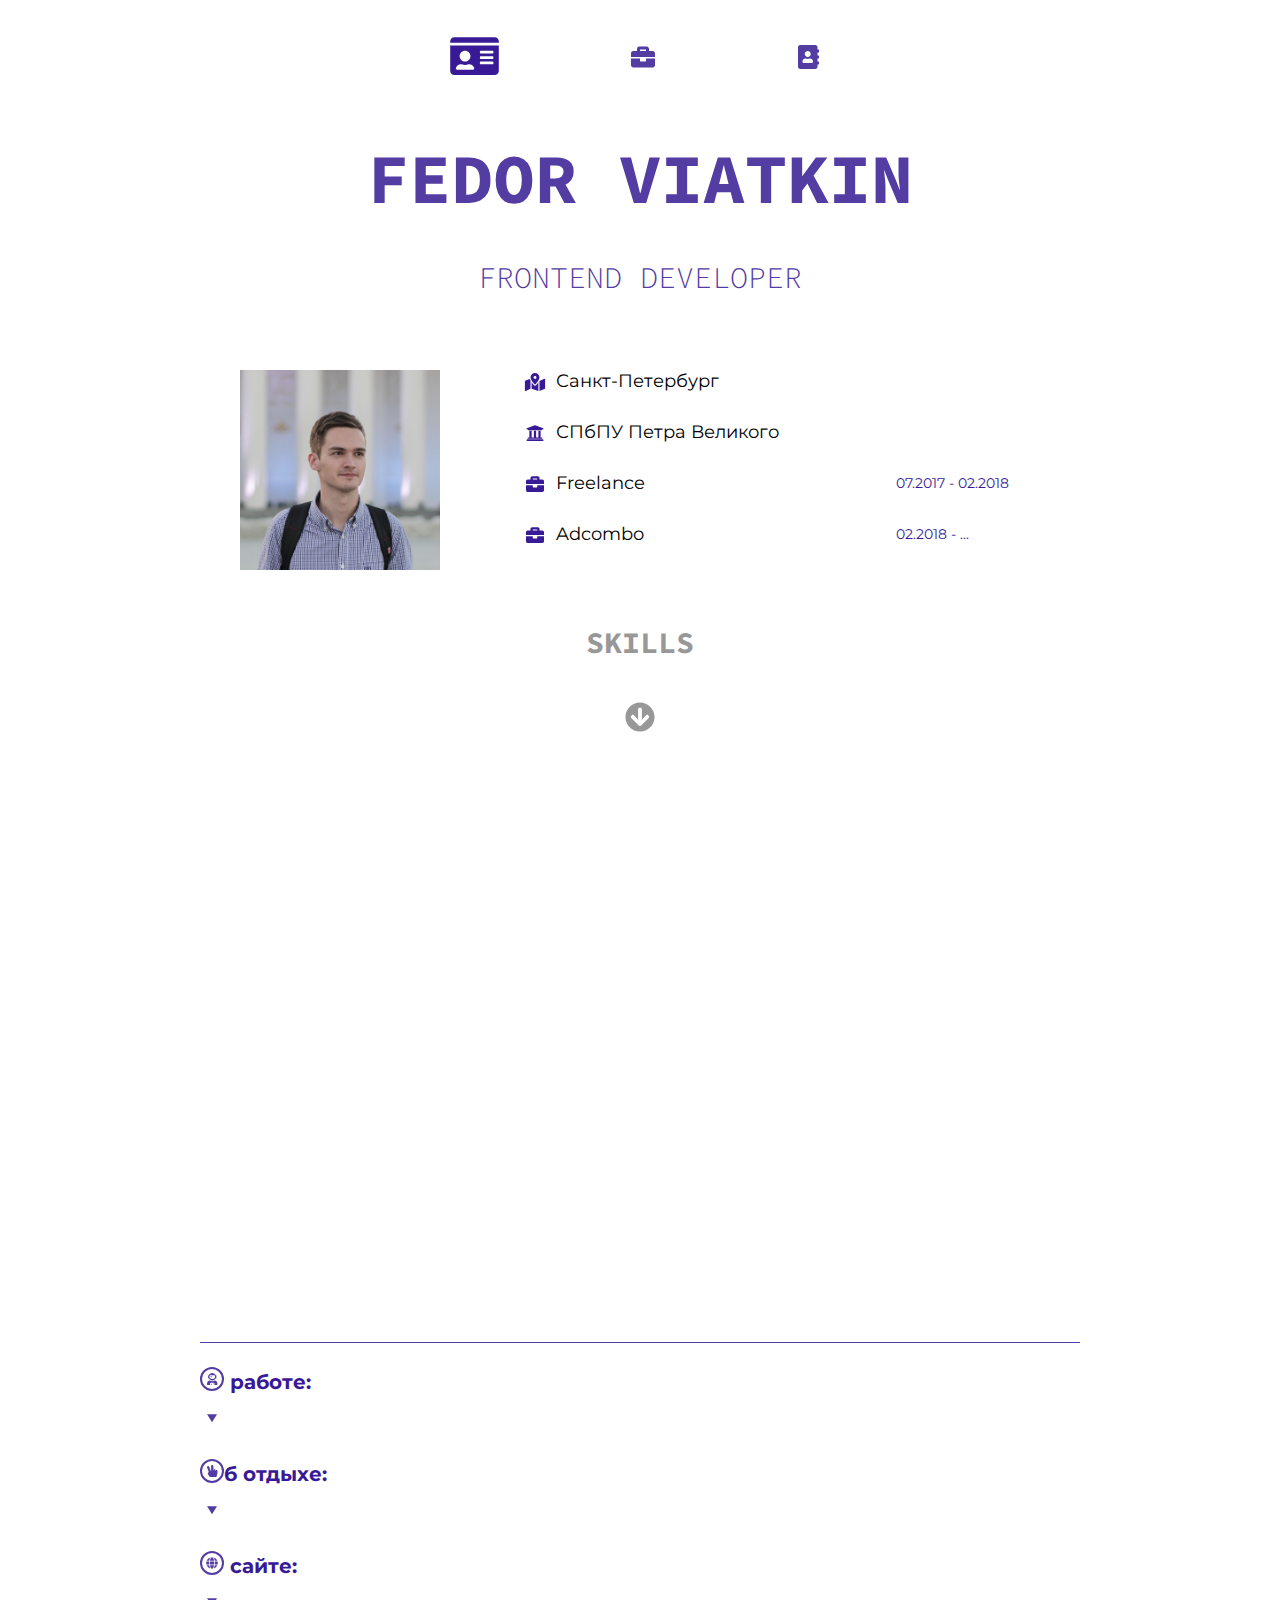
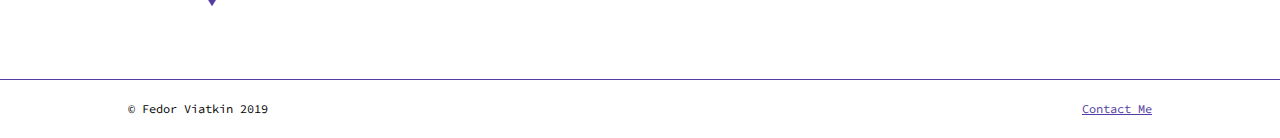
<file: index.html>
<!doctype html><html lang="ru"><head><meta charset="utf-8"/><link rel="shortcut icon" href="/favicon.ico"/><meta name="viewport" content="width=device-width,initial-scale=1,shrink-to-fit=no"/><meta name="theme-color" content="#000000"/><link rel="manifest" href="/manifest.json"/><title>FEDOR VIATKIN</title><link href="/static/css/main.4289d0f8.chunk.css" rel="stylesheet"></head><body><noscript>You need to enable JavaScript to run this app.</noscript><div id="root" class="loader"></div><script>!function(l){function e(e){for(var r,t,n=e[0],o=e[1],u=e[2],f=0,i=[];f<n.length;f++)t=n[f],p[t]&&i.push(p[t][0]),p[t]=0;for(r in o)Object.prototype.hasOwnProperty.call(o,r)&&(l[r]=o[r]);for(s&&s(e);i.length;)i.shift()();return c.push.apply(c,u||[]),a()}function a(){for(var e,r=0;r<c.length;r++){for(var t=c[r],n=!0,o=1;o<t.length;o++){var u=t[o];0!==p[u]&&(n=!1)}n&&(c.splice(r--,1),e=f(f.s=t[0]))}return e}var t={},p={1:0},c=[];function f(e){if(t[e])return t[e].exports;var r=t[e]={i:e,l:!1,exports:{}};return l[e].call(r.exports,r,r.exports,f),r.l=!0,r.exports}f.m=l,f.c=t,f.d=function(e,r,t){f.o(e,r)||Object.defineProperty(e,r,{enumerable:!0,get:t})},f.r=function(e){"undefined"!=typeof Symbol&&Symbol.toStringTag&&Object.defineProperty(e,Symbol.toStringTag,{value:"Module"}),Object.defineProperty(e,"__esModule",{value:!0})},f.t=function(r,e){if(1&e&&(r=f(r)),8&e)return r;if(4&e&&"object"==typeof r&&r&&r.__esModule)return r;var t=Object.create(null);if(f.r(t),Object.defineProperty(t,"default",{enumerable:!0,value:r}),2&e&&"string"!=typeof r)for(var n in r)f.d(t,n,function(e){return r[e]}.bind(null,n));return t},f.n=function(e){var r=e&&e.__esModule?function(){return e.default}:function(){return e};return f.d(r,"a",r),r},f.o=function(e,r){return Object.prototype.hasOwnProperty.call(e,r)},f.p="/";var r=window.webpackJsonp=window.webpackJsonp||[],n=r.push.bind(r);r.push=e,r=r.slice();for(var o=0;o<r.length;o++)e(r[o]);var s=n;a()}([])</script><script src="/static/js/2.3e369557.chunk.js"></script><script src="/static/js/main.ae8bc230.chunk.js"></script></body></html>
</file>
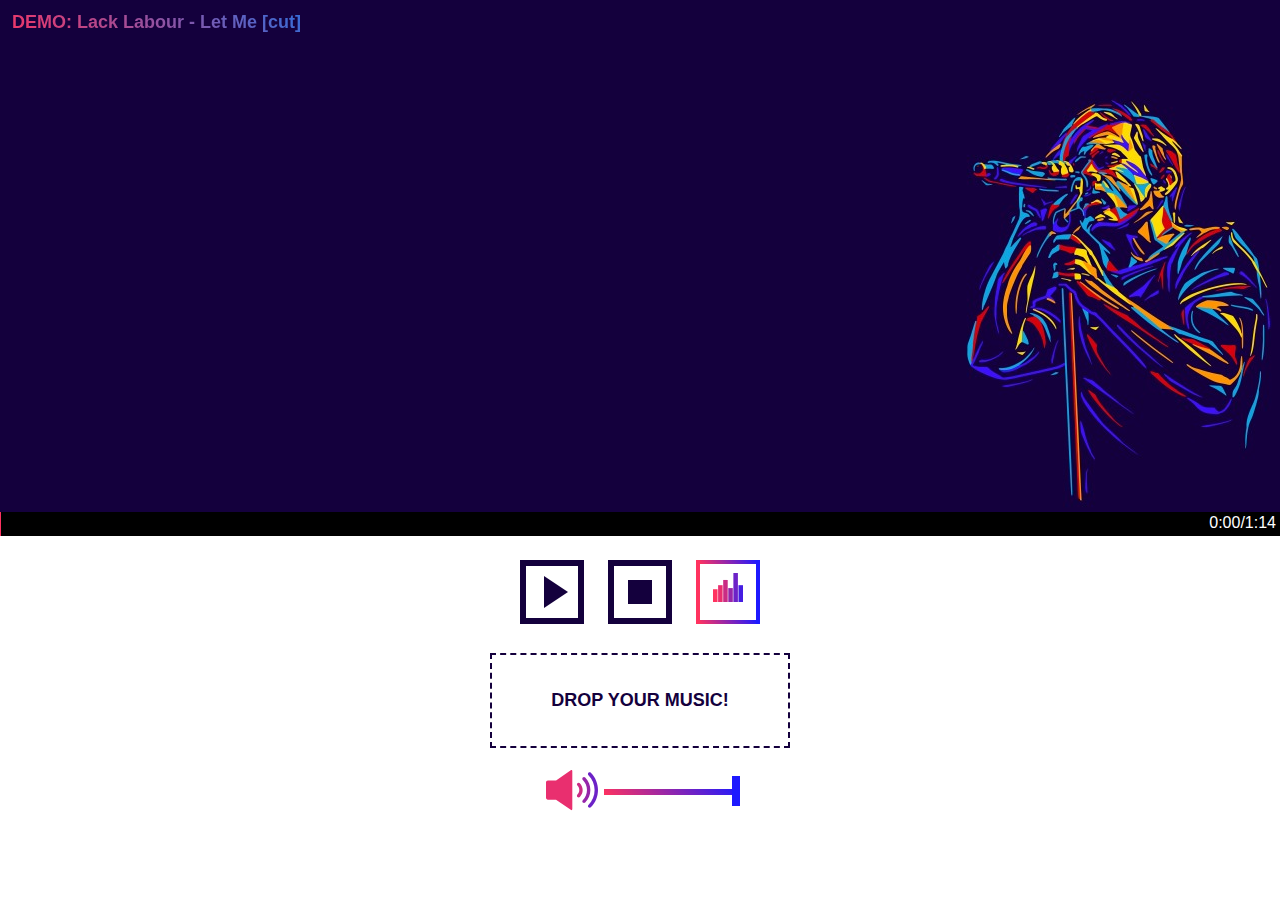
<file: muzik/index.html>
<!doctype html><html lang="en"><head><meta charset="utf-8"/><link rel="shortcut icon" href="./favicon.ico"/><meta name="viewport" content="width=device-width,initial-scale=1"/><meta name="theme-color" content="#000000"/><link rel="manifest" href="./manifest.json"/><title>Muzik Vizualizer | Texonth</title><link href="./static/css/main.1da13187.chunk.css" rel="stylesheet"></head><body><noscript>You need to enable JavaScript to run this app.</noscript><div id="root"></div><script>!function(l){function e(e){for(var r,t,n=e[0],o=e[1],u=e[2],f=0,i=[];f<n.length;f++)t=n[f],p[t]&&i.push(p[t][0]),p[t]=0;for(r in o)Object.prototype.hasOwnProperty.call(o,r)&&(l[r]=o[r]);for(s&&s(e);i.length;)i.shift()();return c.push.apply(c,u||[]),a()}function a(){for(var e,r=0;r<c.length;r++){for(var t=c[r],n=!0,o=1;o<t.length;o++){var u=t[o];0!==p[u]&&(n=!1)}n&&(c.splice(r--,1),e=f(f.s=t[0]))}return e}var t={},p={1:0},c=[];function f(e){if(t[e])return t[e].exports;var r=t[e]={i:e,l:!1,exports:{}};return l[e].call(r.exports,r,r.exports,f),r.l=!0,r.exports}f.m=l,f.c=t,f.d=function(e,r,t){f.o(e,r)||Object.defineProperty(e,r,{enumerable:!0,get:t})},f.r=function(e){"undefined"!=typeof Symbol&&Symbol.toStringTag&&Object.defineProperty(e,Symbol.toStringTag,{value:"Module"}),Object.defineProperty(e,"__esModule",{value:!0})},f.t=function(r,e){if(1&e&&(r=f(r)),8&e)return r;if(4&e&&"object"==typeof r&&r&&r.__esModule)return r;var t=Object.create(null);if(f.r(t),Object.defineProperty(t,"default",{enumerable:!0,value:r}),2&e&&"string"!=typeof r)for(var n in r)f.d(t,n,function(e){return r[e]}.bind(null,n));return t},f.n=function(e){var r=e&&e.__esModule?function(){return e.default}:function(){return e};return f.d(r,"a",r),r},f.o=function(e,r){return Object.prototype.hasOwnProperty.call(e,r)},f.p="./";var r=window.webpackJsonp=window.webpackJsonp||[],n=r.push.bind(r);r.push=e,r=r.slice();for(var o=0;o<r.length;o++)e(r[o]);var s=n;a()}([])</script><script src="./static/js/2.f20bed9b.chunk.js"></script><script src="./static/js/main.7996a35d.chunk.js"></script></body></html>
</file>
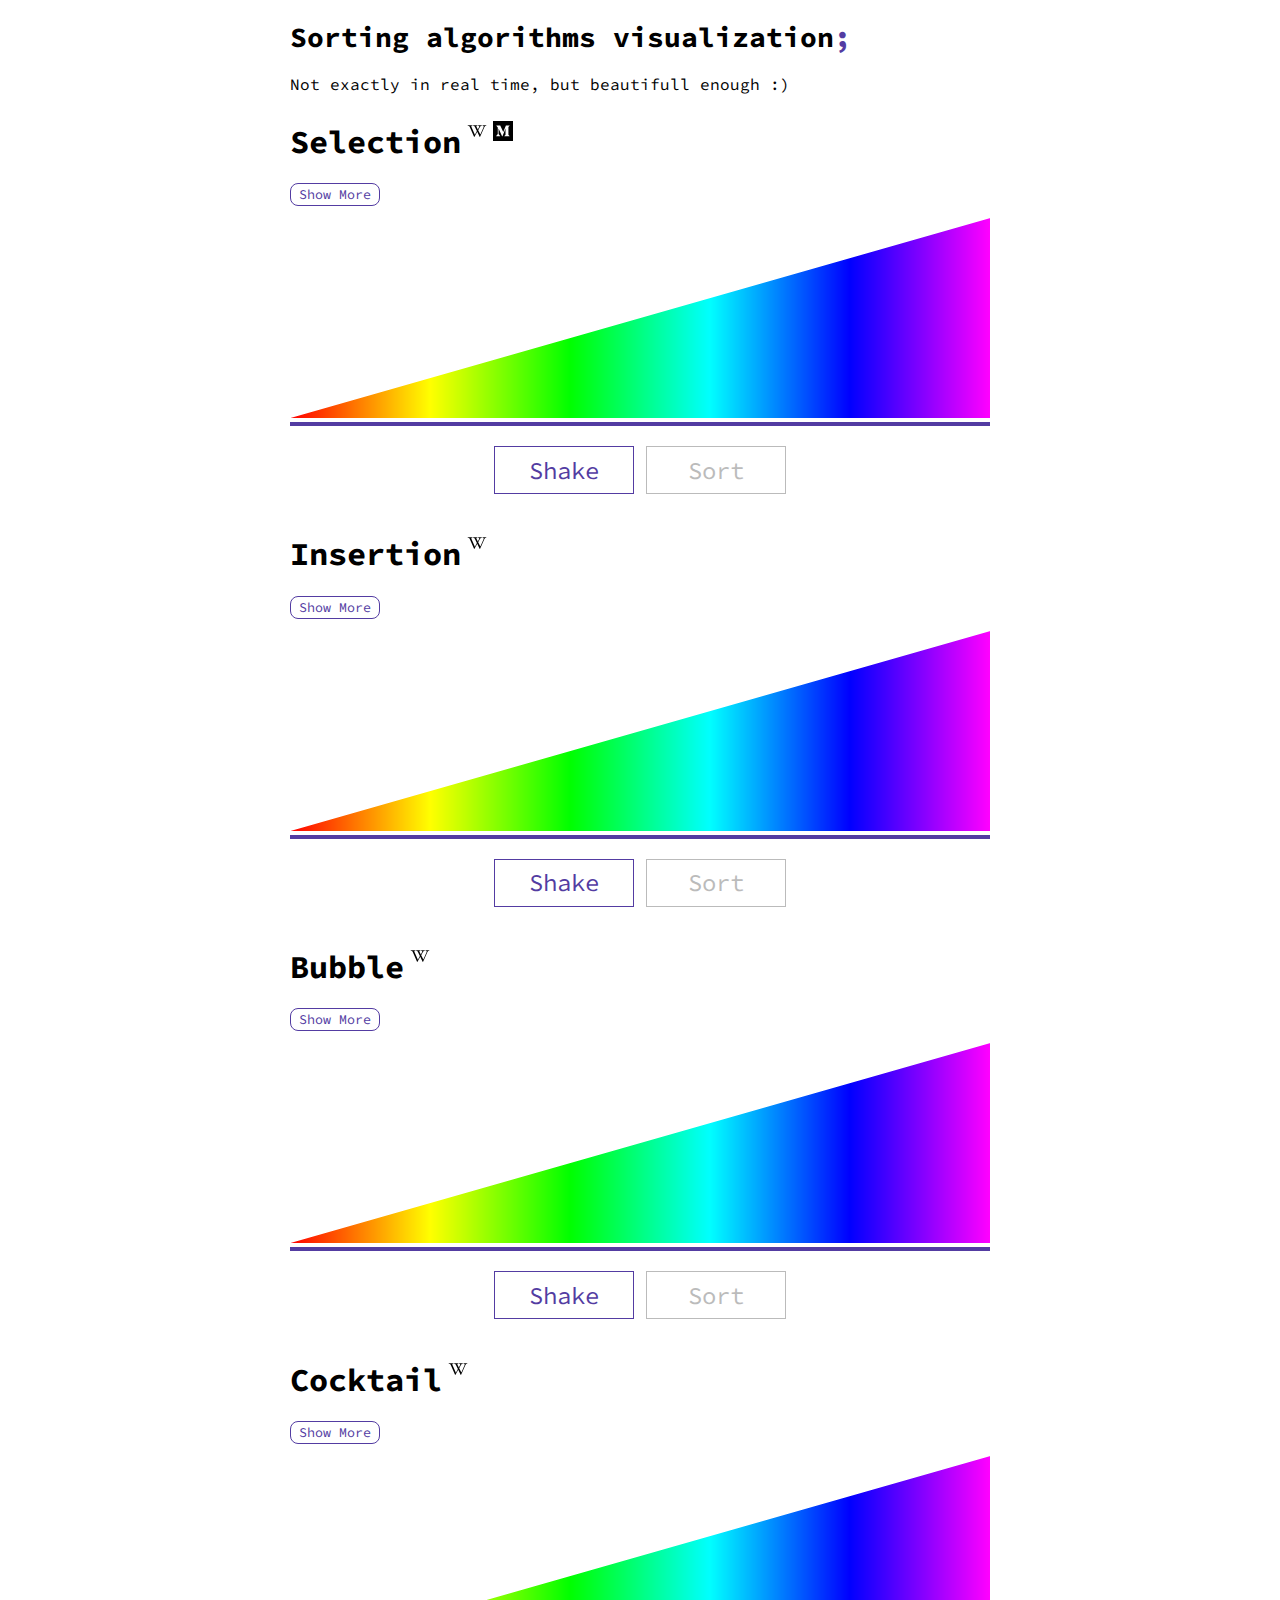
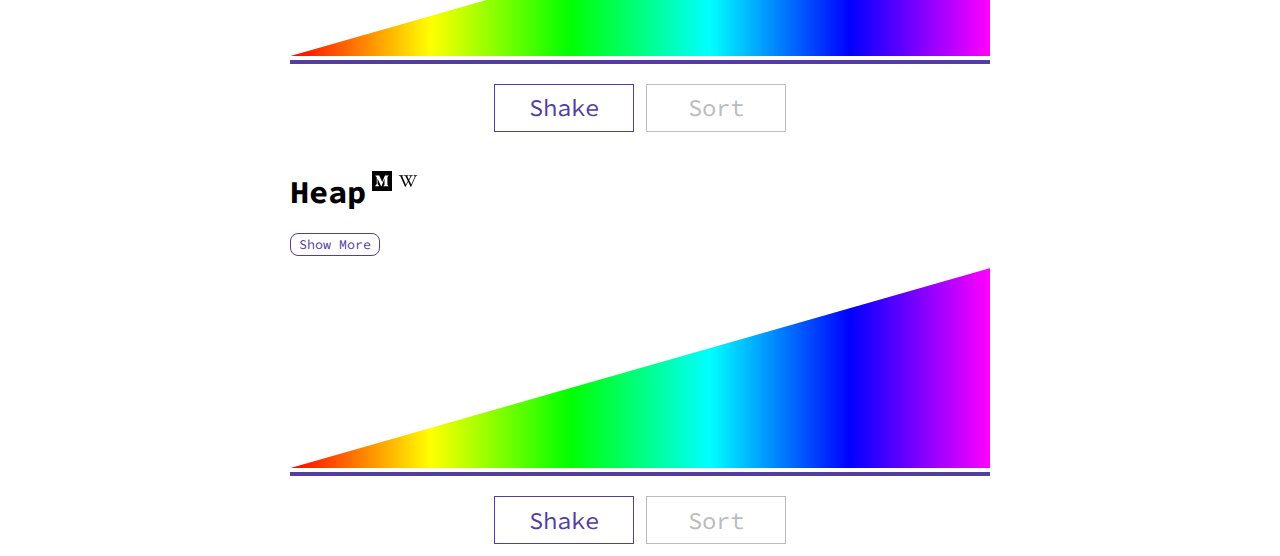
<file: sortz/index.html>
<!doctype html><html lang="en"><head><meta charset="utf-8"/><link rel="shortcut icon" href="./favicon.ico"/><meta name="viewport" content="width=device-width,initial-scale=1,shrink-to-fit=no"/><meta name="theme-color" content="#000000"/><link rel="manifest" href="./manifest.json"/><title>Sortz Vizualizer | Texonth</title><link href="./static/css/2.ea232438.chunk.css" rel="stylesheet"><link href="./static/css/main.f2d5e04e.chunk.css" rel="stylesheet"></head><body><noscript>You need to enable JavaScript to run this app.</noscript><div id="root"></div><script>!function(l){function e(e){for(var r,t,n=e[0],o=e[1],u=e[2],f=0,i=[];f<n.length;f++)t=n[f],p[t]&&i.push(p[t][0]),p[t]=0;for(r in o)Object.prototype.hasOwnProperty.call(o,r)&&(l[r]=o[r]);for(s&&s(e);i.length;)i.shift()();return c.push.apply(c,u||[]),a()}function a(){for(var e,r=0;r<c.length;r++){for(var t=c[r],n=!0,o=1;o<t.length;o++){var u=t[o];0!==p[u]&&(n=!1)}n&&(c.splice(r--,1),e=f(f.s=t[0]))}return e}var t={},p={1:0},c=[];function f(e){if(t[e])return t[e].exports;var r=t[e]={i:e,l:!1,exports:{}};return l[e].call(r.exports,r,r.exports,f),r.l=!0,r.exports}f.m=l,f.c=t,f.d=function(e,r,t){f.o(e,r)||Object.defineProperty(e,r,{enumerable:!0,get:t})},f.r=function(e){"undefined"!=typeof Symbol&&Symbol.toStringTag&&Object.defineProperty(e,Symbol.toStringTag,{value:"Module"}),Object.defineProperty(e,"__esModule",{value:!0})},f.t=function(r,e){if(1&e&&(r=f(r)),8&e)return r;if(4&e&&"object"==typeof r&&r&&r.__esModule)return r;var t=Object.create(null);if(f.r(t),Object.defineProperty(t,"default",{enumerable:!0,value:r}),2&e&&"string"!=typeof r)for(var n in r)f.d(t,n,function(e){return r[e]}.bind(null,n));return t},f.n=function(e){var r=e&&e.__esModule?function(){return e.default}:function(){return e};return f.d(r,"a",r),r},f.o=function(e,r){return Object.prototype.hasOwnProperty.call(e,r)},f.p="./";var r=window.webpackJsonp=window.webpackJsonp||[],n=r.push.bind(r);r.push=e,r=r.slice();for(var o=0;o<r.length;o++)e(r[o]);var s=n;a()}([])</script><script src="./static/js/2.55cc689f.chunk.js"></script><script src="./static/js/main.27b1dc6e.chunk.js"></script></body></html>
</file>
<file: static/css/main.4289d0f8.chunk.css>
@import url(https://fonts.googleapis.com/css?family=Montserrat|Source+Code+Pro:300,400,700);*{box-sizing:border-box}body{padding:0;font-family:Source Code Pro,monospace;-webkit-font-smoothing:antialiased;-moz-osx-font-smoothing:grayscale;line-height:1.5}.loader:empty{position:absolute;top:calc(50% - 4em);left:calc(50% - 4em);width:6em;height:6em;border:1.1em solid rgba(0,0,0,.2);border-left-color:#000;border-radius:50%;-webkit-animation:load8 1.1s linear infinite;animation:load8 1.1s linear infinite}@-webkit-keyframes load8{0%{-webkit-transform:rotate(0deg);transform:rotate(0deg)}to{-webkit-transform:rotate(1turn);transform:rotate(1turn)}}@keyframes load8{0%{-webkit-transform:rotate(0deg);transform:rotate(0deg)}to{-webkit-transform:rotate(1turn);transform:rotate(1turn)}}


/*! normalize.css v8.0.1 | MIT License | github.com/necolas/normalize.css */html{line-height:1.15;-webkit-text-size-adjust:100%}body{margin:0}main{display:block}h1{font-size:2em;margin:.67em 0}hr{box-sizing:initial;height:0;overflow:visible}pre{font-family:monospace,monospace;font-size:1em}a{background-color:initial}abbr[title]{border-bottom:none;text-decoration:underline;-webkit-text-decoration:underline dotted;text-decoration:underline dotted}b,strong{font-weight:bolder}code,kbd,samp{font-family:monospace,monospace;font-size:1em}small{font-size:80%}sub,sup{font-size:75%;line-height:0;position:relative;vertical-align:initial}sub{bottom:-.25em}sup{top:-.5em}img{border-style:none}button,input,optgroup,select,textarea{font-family:inherit;font-size:100%;line-height:1.15;margin:0}button,input{overflow:visible}button,select{text-transform:none}[type=button],[type=reset],[type=submit],button{-webkit-appearance:button}[type=button]::-moz-focus-inner,[type=reset]::-moz-focus-inner,[type=submit]::-moz-focus-inner,button::-moz-focus-inner{border-style:none;padding:0}[type=button]:-moz-focusring,[type=reset]:-moz-focusring,[type=submit]:-moz-focusring,button:-moz-focusring{outline:1px dotted ButtonText}fieldset{padding:.35em .75em .625em}legend{box-sizing:border-box;color:inherit;display:table;max-width:100%;padding:0;white-space:normal}progress{vertical-align:initial}textarea{overflow:auto}[type=checkbox],[type=radio]{box-sizing:border-box;padding:0}[type=number]::-webkit-inner-spin-button,[type=number]::-webkit-outer-spin-button{height:auto}[type=search]{-webkit-appearance:textfield;outline-offset:-2px}[type=search]::-webkit-search-decoration{-webkit-appearance:none}::-webkit-file-upload-button{-webkit-appearance:button;font:inherit}details{display:block}summary{display:list-item}[hidden],template{display:none}.nav-link{text-decoration:none;display:block;text-align:center;color:#533ca2;font-size:24px;position:relative;-webkit-transition:color .4s,-webkit-transform .4s;transition:color .4s,-webkit-transform .4s;transition:transform .4s,color .4s;transition:transform .4s,color .4s,-webkit-transform .4s}.nav-link:hover{-webkit-transform:scale(1.6);transform:scale(1.6);color:#381a96}.nav-link.active{-webkit-transform:scale(1.8);transform:scale(1.8);color:#381a96}.nav{display:flex;padding:40px 0;list-style-type:none;width:100%;max-width:500px;margin:auto;justify-content:space-around}.about-photo{position:relative;width:200px;height:200px;overflow:hidden;flex-shrink:0}.about-photo img{position:absolute;left:50%;-webkit-transform:translateX(-50%);transform:translateX(-50%);height:100%}.about-container{max-width:900px;padding:0 10px;margin:0 auto}.about-description{display:flex;align-items:center;justify-content:space-around;width:100%;margin-bottom:30px}@media (max-width:768px){.about-description{flex-direction:column}}.about-list{width:100%;list-style-type:none;flex-grow:1;padding:0;font-family:Montserrat,monospace;font-size:18px;max-width:520px}@media (max-width:768px){.about-list{font-size:14px}}.about-list li{margin:0 0 24px;display:flex;align-items:center}.about-list-icon{display:inline-block;color:#381a96;width:30px!important;margin-right:6px}@media (max-width:768px){.about-list-icon{width:16px}}.about-date{width:144px;margin:0 0 0 auto;color:#381a96;font-size:14px}@media (max-width:768px){.about-date{font-size:10px;width:100px}}.brain{position:relative;height:662px;width:600px;background-size:contain;background-repeat:no-repeat;margin:auto}.brain.animated .brain-svg{-webkit-animation:dash 6s forwards;animation:dash 6s forwards}.brain.animated .brain-icon{opacity:1}.brain.animated .brain-placeholder{opacity:0;-webkit-transform:scaleX(.01) translateY(90px);transform:scaleX(.01) translateY(90px)}@media (max-width:620px){.brain{width:300px;height:331px}}.brain-placeholder{position:absolute;top:0;width:100%;opacity:.4;-webkit-transition:opacity .5s,-webkit-transform .5s;transition:opacity .5s,-webkit-transform .5s;transition:opacity .5s,transform .5s;transition:opacity .5s,transform .5s,-webkit-transform .5s;font-size:30px;font-weight:700;text-align:center}.brain-svg{stroke-dasharray:2000;stroke-dashoffset:2000}@-webkit-keyframes dash{to{stroke-dashoffset:0}}@keyframes dash{to{stroke-dashoffset:0}}.brain-icon{position:absolute;background-repeat:no-repeat;background-position:50%;opacity:0;-webkit-transition:opacity 1s;transition:opacity 1s}.brain-icon--react{height:10.27%;width:13%;left:8%;top:30%}.brain-icon--vue{height:8.46%;width:10.67%;left:57%;top:8%}.brain-icon--sass{height:8.76%;width:13%;left:53%;top:26%;-webkit-transform:rotate(11deg);transform:rotate(11deg)}.brain-icon--git{height:11.48%;width:12.67%;left:66.33%;top:57.7%}.brain-icon--redux{height:11.78%;width:13%;left:29%;top:6%}.brain-icon--webpack{height:10.88%;width:10.67%;left:65%;top:77%}.brain-icon--nodejs{height:9.06%;width:9.33%;left:9%;top:61%}.brain-icon--mongodb{height:11.18%;width:5.33%;left:39%;top:83%}.brain-icon--svg{width:9.67%;height:10%;left:72%;top:35%}.brain-icon--html{height:11.33%;width:12.5%;left:34%;top:38%}.brain-icon--css{height:11.33%;width:12.5%;left:35%;top:60.73%}.brain-icon--js{height:7.85%;width:8.67%;left:53%;top:47%}@-webkit-keyframes rotate{0%{-webkit-transform:rotate(0deg);transform:rotate(0deg)}to{-webkit-transform:rotate(1turn);transform:rotate(1turn)}}@keyframes rotate{0%{-webkit-transform:rotate(0deg);transform:rotate(0deg)}to{-webkit-transform:rotate(1turn);transform:rotate(1turn)}}@-webkit-keyframes blink{0%{opacity:1}10%{opacity:.3}20%{opacity:1}}@keyframes blink{0%{opacity:1}10%{opacity:.3}20%{opacity:1}}.slidedown-button{position:relative;margin:0;background-color:#fff;border:none;border-radius:50%;cursor:pointer;height:24px;width:24px;font-size:20px;-webkit-transition:background-color .5s,-webkit-transform .5s;transition:background-color .5s,-webkit-transform .5s;transition:transform .5s,background-color .5s;transition:transform .5s,background-color .5s,-webkit-transform .5s}.slidedown-button:before{content:"";position:absolute;top:50%;left:50%;-webkit-transform:translate(-50%,-33%);transform:translate(-50%,-33%);width:0;height:0;border-left:5px solid transparent;border-right:5px solid transparent;border-top:8px solid #533ca2}.slidedown.opened .slidedown-button{-webkit-transform:rotate(180deg);transform:rotate(180deg);border-radius:50%}.slidedown.opened .slidedown-button:before{border-top-color:#533ca2}.slidedown-content{overflow-y:hidden;-webkit-transition:max-height .5s;transition:max-height .5s}.wi{margin-top:60px;border-top:1px solid #533ca2;font-family:Montserrat,monospace}.wi-subtitle{font-weight:700;color:#381a96;font-size:20px;display:flex;margin-bottom:8px;margin-top:24px}.wi-subtitle-icon{display:flex;align-items:center;justify-content:center;color:#533ca2;border:2px solid #533ca2;font-size:12px;border-radius:50%;width:24px;height:24px}.wi-text{font-size:16px}@media (max-width:760px){.wi-text{font-size:14px}}.tag{display:inline-block;font-size:14px;border:1px solid #fff;padding:2px 8px 3px;color:#fff;text-decoration:none;-webkit-transition-property:color,border-color;transition-property:color,border-color;-webkit-transition-duration:.2s;transition-duration:.2s;margin:2px 3px}.tag-dark{border-color:#533ca2;color:#533ca2}.tag:not(.active):hover{border-color:#a584df;color:#a584df}.tag.active{color:#533ca2;background-color:#fff}.tag-dark.active{color:#fff;background-color:#533ca2}.theme-button{display:block;position:relative;cursor:pointer;border:none;background:#533ca2;background:-webkit-linear-gradient(left,#533ca2,#3c3ca2);background:-webkit-gradient(linear,left top,right top,from(#533ca2),to(#3c3ca2));background:linear-gradient(90deg,#533ca2 0,#3c3ca2);font-size:16px;text-transform:uppercase;line-height:1;padding:12px 22px;font-family:inherit}.theme-button span{position:relative;display:block;color:#fff;z-index:5}.theme-button span:after,.theme-button span:before{display:block;content:attr(data-glitch);position:absolute;top:0;left:0;height:100%;width:100%;opacity:.8;font-weight:300}.theme-button span:after{color:#f0f;z-index:-2}.theme-button span:before{color:#0ff;z-index:-1}.theme-button:hover span:before{animation:glitch .4s cubic-bezier(.25,.46,.45,.94) infinite reverse}.theme-button:hover span:after{-webkit-animation:glitch .4s cubic-bezier(.25,.46,.45,.94) infinite;animation:glitch .4s cubic-bezier(.25,.46,.45,.94) infinite}@-webkit-keyframes glitch{0%{-webkit-transform:translate(0);transform:translate(0)}20%{-webkit-transform:translate(-2px,2px);transform:translate(-2px,2px)}40%{-webkit-transform:translate(-2px,-2px);transform:translate(-2px,-2px)}60%{-webkit-transform:translate(2px,2px);transform:translate(2px,2px)}80%{-webkit-transform:translate(2px,-2px);transform:translate(2px,-2px)}to{-webkit-transform:translate(0);transform:translate(0)}}@keyframes glitch{0%{-webkit-transform:translate(0);transform:translate(0)}20%{-webkit-transform:translate(-2px,2px);transform:translate(-2px,2px)}40%{-webkit-transform:translate(-2px,-2px);transform:translate(-2px,-2px)}60%{-webkit-transform:translate(2px,2px);transform:translate(2px,2px)}80%{-webkit-transform:translate(2px,-2px);transform:translate(2px,-2px)}to{-webkit-transform:translate(0);transform:translate(0)}}.project-preview{position:relative;width:100%;padding:80px 5%;display:flex;background:#100642;color:#fff;overflow:hidden}@media (max-width:1024px){.project-preview{padding:50px 40px}}.project-preview-name{text-transform:uppercase;font-size:50px;line-height:1;margin:0 0 40px}@media (max-width:1024px){.project-preview-name{font-size:36px}}@media (max-width:656px){.project-preview-name{font-size:30px;margin-bottom:24px}}.project-preview-description{margin-bottom:60px}@media (max-width:1024px){.project-preview-description{font-size:14px;margin-bottom:40px}}.project-preview-content{position:relative;z-index:5;min-width:50%;width:50%}@media (max-width:656px){.project-preview-content{width:100%}}.project-preview-tags{margin-bottom:40px}.project-preview-image{position:absolute;top:0;right:5%;width:40%;height:100%;display:flex;align-items:flex-end}.project-preview-image img{max-width:100%;max-height:100%}@media (max-width:656px){.project-preview-image{height:auto;width:100%;left:0;top:0;opacity:.2}}.project-preview.inverted{background:#fff;color:#533ca2;justify-content:flex-end}.project-preview.inverted .project-preview-image{left:5%;right:auto}.project-preview.inverted .project-preview-description{color:#3c424f}.projects-wrapper{width:100%;max-width:1920px;margin:auto;padding:16px 0}.contacts{display:flex;width:100%;max-width:500px;justify-content:space-around;align-items:center;flex-wrap:wrap;margin:80px auto}.contacts-link{display:block;position:relative;color:#533ca2;text-decoration:none;padding-bottom:44px;font-size:60px}@media (max-width:760px){.contacts-link{width:50%;margin-bottom:40px;font-size:48px}.contacts-link .contacts-title{-webkit-transform:translate(-50%) perspective(1px) scale(1);transform:translate(-50%) perspective(1px) scale(1);opacity:1;width:90%;font-size:16px;text-align:center}}.contacts-link:hover{color:#381a96}.contacts-link:hover .contacts-title{-webkit-transform:translate(-50%) perspective(1px) scale(1);transform:translate(-50%) perspective(1px) scale(1);opacity:1}.contacts-title{position:absolute;font-size:20px;bottom:0;left:50%;background:#533ca2;padding:4px 12px;color:#fff;-webkit-transform:translate(-50%,-30px) perspective(1px) scale(.5);transform:translate(-50%,-30px) perspective(1px) scale(.5);opacity:0;-webkit-transition:opacity .3s,-webkit-transform .2s;transition:opacity .3s,-webkit-transform .2s;transition:transform .2s,opacity .3s;transition:transform .2s,opacity .3s,-webkit-transform .2s;border-radius:4px}.contacts-title:before{content:"";position:absolute;width:0;height:0;border-left:5px solid transparent;border-right:5px solid transparent;border-bottom:5px solid #533ca2;left:50%;-webkit-transform:translateX(-50%);transform:translateX(-50%);top:-5px}.contacts-icon{display:block;margin:0 auto;height:60px;width:60px}.footer{margin-top:60px;width:100%;border-top:1px solid #533ca2;padding:20px 10%;display:flex;justify-content:space-between;font-size:12px;bottom:0}.footer a{color:#533ca2}.page-title{font-size:70px;font-weight:700;margin-top:10px;margin-bottom:24px}.page-subtitle,.page-title{text-align:center;color:#533ca2;text-transform:uppercase}.page-subtitle{font-size:30px;font-weight:300;margin-top:0;margin-bottom:50px}.page-description{font-size:14px;text-align:center;color:#3c424f;font-weight:300}.page-tags{display:flex;max-width:700px;width:90%;margin:40px auto 20px;justify-content:center;flex-wrap:wrap}@media (max-width:500px){.page-title{font-size:40px}.page-subtitle{font-size:20px}}.accent-color{color:#533ca2}.main{min-height:100vh}
/*# sourceMappingURL=main.4289d0f8.chunk.css.map */
</file>
<file: muzik/static/css/main.1da13187.chunk.css>
*{box-sizing:border-box}body{margin:0;padding:0;font-family:-apple-system,BlinkMacSystemFont,Segoe UI,Roboto,Oxygen,Ubuntu,Cantarell,Fira Sans,Droid Sans,Helvetica Neue,sans-serif;-webkit-font-smoothing:antialiased;-moz-osx-font-smoothing:grayscale}code{font-family:source-code-pro,Menlo,Monaco,Consolas,Courier New,monospace}.timeline{position:relative;width:100%;height:24px;background:#ff325f;background:-webkit-linear-gradient(45deg,#ff325f,#1d19ff);background:linear-gradient(45deg,#ff325f,#1d19ff);overflow:hidden}.timeline-inner{background-color:#000;left:1px}.timeline-inner,.timeline-over{position:absolute;height:100%;width:100%;top:0}.timeline-over{left:0;z-index:100}.timeline-time{position:absolute;margin:0;height:24px;line-height:22px;right:4px;color:#fff}.dropzone{width:300px;align-items:center;justify-content:center;font-size:18px;font-weight:700;text-transform:uppercase;color:#14003d;border:2px dashed #14003d}.dropzone,.mz-volume{height:100%;display:flex;margin:auto}.mz-volume{width:200px}.mz-volume-button{background:none;border:none;height:64px;width:64px;cursor:pointer}.mz-volume-icon-svg #mz-v-i_mute,.mz-volume-icon-svg.low #mz-v-i_max,.mz-volume-icon-svg.low #mz-v-i_mid,.mz-volume-icon-svg.mid #mz-v-i_max,.mz-volume-icon-svg.muted #mz-v-i_low,.mz-volume-icon-svg.muted #mz-v-i_max,.mz-volume-icon-svg.muted #mz-v-i_mid,.mz-volume-icon-svg.zero #mz-v-i_low,.mz-volume-icon-svg.zero #mz-v-i_max,.mz-volume-icon-svg.zero #mz-v-i_mid{visibility:hidden}.mz-volume-icon-svg.muted #mz-v-i_mute{visibility:visible}.mz-volume-input{margin:0;-webkit-appearance:none;width:136px;height:64px}.mz-volume-input:focus{outline:none}.mz-volume-input::-webkit-slider-runnable-track{width:136px;height:6px;cursor:pointer;animate:.2s;background:-webkit-linear-gradient(45deg,#ff325f,#1d19ff);background:linear-gradient(45deg,#ff325f,#1d19ff)}.mz-volume-input::-webkit-slider-thumb{height:30px;width:8px;background:#1d19ff;cursor:pointer;border:none;border-radius:0;-webkit-appearance:none;margin-top:-13px}.mz-volume-input:focus::-webkit-slider-runnable-track{background:-webkit-linear-gradient(45deg,#ff325f,#1d19ff);background:linear-gradient(45deg,#ff325f,#1d19ff)}.mz-volume-input::-moz-range-track{width:136px;height:6px;cursor:pointer;animate:.2s;background:-webkit-linear-gradient(45deg,#ff325f,#1d19ff);background:linear-gradient(45deg,#ff325f,#1d19ff)}.mz-volume-input::-moz-range-thumb{height:30px;width:8px;background:#1d19ff;cursor:pointer;border:none;border-radius:0}.mz-volume-input::-ms-track{width:136px;height:6px;cursor:pointer;animate:.2s;background:transparent;border-color:transparent;border-width:8px 0;color:transparent}.mz-volume-input::-ms-fill-lower,.mz-volume-input::-ms-fill-upper{background:-webkit-linear-gradient(45deg,#ff325f,#1d19ff);background:linear-gradient(45deg,#ff325f,#1d19ff)}.mz-volume-input::-ms-thumb{height:30px;width:8px;background:#1d19ff;cursor:pointer;border:none;border-radius:0}.mz-volume-input:focus::-ms-fill-lower,.mz-volume-input:focus::-ms-fill-upper{background:-webkit-linear-gradient(45deg,#ff325f,#1d19ff);background:linear-gradient(45deg,#ff325f,#1d19ff)}.mz-screen{position:relative}.mz-trackname{position:absolute;font-size:18px;color:#fff;left:0;top:0;margin:0;padding:12px;background:-webkit-linear-gradient(45deg,#ff325f,#2671e2);background:linear-gradient(45deg,#ff325f,#2671e2);-webkit-background-clip:text;-webkit-text-fill-color:transparent;-webkit-box-decoration-break:clone;box-decoration-break:clone;z-index:100}@media (max-width:600px){.mz-trackname{font-size:14px}}.mz-canvas{position:relative;display:block;margin:auto;width:100%;height:512px;background-color:#14003d;background-repeat:no-repeat;background-position:100% 100%}@media (max-height:800px){.mz-canvas{height:300px;background-size:auto 260px}}@media (max-width:900px){.mz-canvas{height:300px;background-size:auto 260px}}.mz-control-panel{display:flex;justify-content:center;padding:12px;height:100%}.mz-bottom{margin:12px;display:flex;flex-direction:column;justify-content:space-around;height:200px}.mz-controls{position:relative;width:64px;height:64px;margin:0 12px;background:none;border:6px solid #14003d}.mz-play:before{position:absolute;content:"";width:0;height:0;border-top:16px solid transparent;border-bottom:16px solid transparent;border-left:24px solid #14003d;top:10px;left:18px}.mz-stop:before{width:24px}.mz-pause:before,.mz-stop:before{position:absolute;content:"";height:24px;background-color:#14003d;top:14px;left:14px}.mz-pause:before{width:10px}.mz-pause:after{position:absolute;content:"";width:10px;height:24px;background-color:#14003d;top:14px;left:28px}.mz-loading{width:32px;min-height:32px;height:32px;margin:0 auto 16px;border:6px solid #14003d;-webkit-animation:spin 1s linear infinite;animation:spin 1s linear infinite}@-webkit-keyframes spin{0%{-webkit-transform:rotate(0deg);transform:rotate(0deg)}to{-webkit-transform:rotate(1turn);transform:rotate(1turn)}}@keyframes spin{0%{-webkit-transform:rotate(0deg);transform:rotate(0deg)}to{-webkit-transform:rotate(1turn);transform:rotate(1turn)}}.mz-change-visual{position:relative;width:64px;height:64px;margin:0 12px;display:block;padding:8px 0 12px;font-size:20px;text-transform:uppercase;font-weight:700;border:none;border-right:4px solid #1d19ff;border-left:4px solid #ff325f;background:none}.mz-change-visual:before{top:0}.mz-change-visual:after,.mz-change-visual:before{content:"";position:absolute;width:100%;height:4px;left:0;background:-webkit-linear-gradient(45deg,#ff325f,#1d19ff);background:linear-gradient(45deg,#ff325f,#1d19ff)}.mz-change-visual:after{bottom:0}.mz-timeline-placeholder{height:24px;background-color:#000}.App{text-align:center}.App-logo{-webkit-animation:App-logo-spin 20s linear infinite;animation:App-logo-spin 20s linear infinite;height:40vmin;pointer-events:none}.App-header{background-color:#282c34;min-height:100vh;display:flex;flex-direction:column;align-items:center;justify-content:center;font-size:calc(10px + 2vmin);color:#fff}.App-link{color:#61dafb}@-webkit-keyframes App-logo-spin{0%{-webkit-transform:rotate(0deg);transform:rotate(0deg)}to{-webkit-transform:rotate(1turn);transform:rotate(1turn)}}@keyframes App-logo-spin{0%{-webkit-transform:rotate(0deg);transform:rotate(0deg)}to{-webkit-transform:rotate(1turn);transform:rotate(1turn)}}
/*# sourceMappingURL=main.1da13187.chunk.css.map */
</file>
<file: sortz/static/css/2.ea232438.chunk.css>
.react-slidedown{height:0;transition-property:none;transition-duration:.5s;transition-timing-function:ease-in-out}.react-slidedown.transitioning{overflow-y:hidden}.react-slidedown.closed{display:none}
/*# sourceMappingURL=2.ea232438.chunk.css.map */
</file>
<file: sortz/static/css/main.f2d5e04e.chunk.css>
@import url(https://fonts.googleapis.com/css?family=Source+Code+Pro:300,400,700);*,:after,:before{-ms-box-sizing:border-box!important;box-sizing:border-box!important}body{margin:0;padding:0;font-family:Source Code Pro,monospace;-webkit-font-smoothing:antialiased;-moz-osx-font-smoothing:grayscale}code{font-family:source-code-pro,Menlo,Monaco,Consolas,Courier New,monospace}.sortviz{max-width:720px;margin:auto;padding:0 10px}.sortviz-accent{color:#533ca2}.sortviz-main-caption{font-size:28px}.sortviz-block{padding:12px 0}.sortviz-button{min-width:140px;height:48px;font-size:24px;border:1px solid #533ca2;margin:0 6px;background:none;color:#533ca2;cursor:pointer;font-family:Source Code Pro,monospace;font-weight:400}.sortviz-button span{font-size:12px}.sortviz-button:disabled{border-color:#bbb;color:#bbb}.sortviz-button:hover:not(:disabled){box-shadow:0 1px 2px rgba(83,60,162,.27)}.sortviz-buttons{display:-webkit-flex;display:flex;-webkit-justify-content:center;justify-content:center}.sortviz-canvas{width:100%;height:200px}.sortviz-canvas-wrapper{width:100%;margin-bottom:20px;border-bottom:4px solid #533ca2}.sortviz-link{display:inline-block;width:20px;height:20px;margin-left:6px;overflow:hidden;line-height:0}.sortviz-link:hover{opacity:.5}.slidedown-button{border:1px solid #533ca2;background:none;color:#533ca2;font-family:inherit;border-radius:8px;padding:2px 8px;cursor:pointer;transition:background .2s,color .2s}.slidedown-button:hover{background:#533ca2;color:#eee}.hljs-comment,.hljs-quote{color:#655f6d}.hljs-attribute,.hljs-link,.hljs-name,.hljs-regexp,.hljs-selector-class,.hljs-selector-id,.hljs-tag,.hljs-template-variable,.hljs-variable{color:#be4678}.hljs-built_in,.hljs-builtin-name,.hljs-literal,.hljs-meta,.hljs-number,.hljs-params,.hljs-type{color:#aa573c}.hljs-bullet,.hljs-string,.hljs-symbol{color:#2a9292}.hljs-section,.hljs-title{color:#576ddb}.hljs-keyword,.hljs-selector-tag{color:#955ae7}.hljs-addition,.hljs-deletion{color:#19171c;display:inline-block;width:100%}.hljs-deletion{background-color:#be4678}.hljs-addition{background-color:#2a9292}.hljs{display:block;overflow-x:auto;background:#efecf4;color:#585260;padding:.5em}.hljs-emphasis{font-style:italic}.hljs-strong{font-weight:700}.code-snippet{border:1px solid #533ca2}pre{margin:0;padding:12px 0}
/*# sourceMappingURL=main.f2d5e04e.chunk.css.map */
</file>
